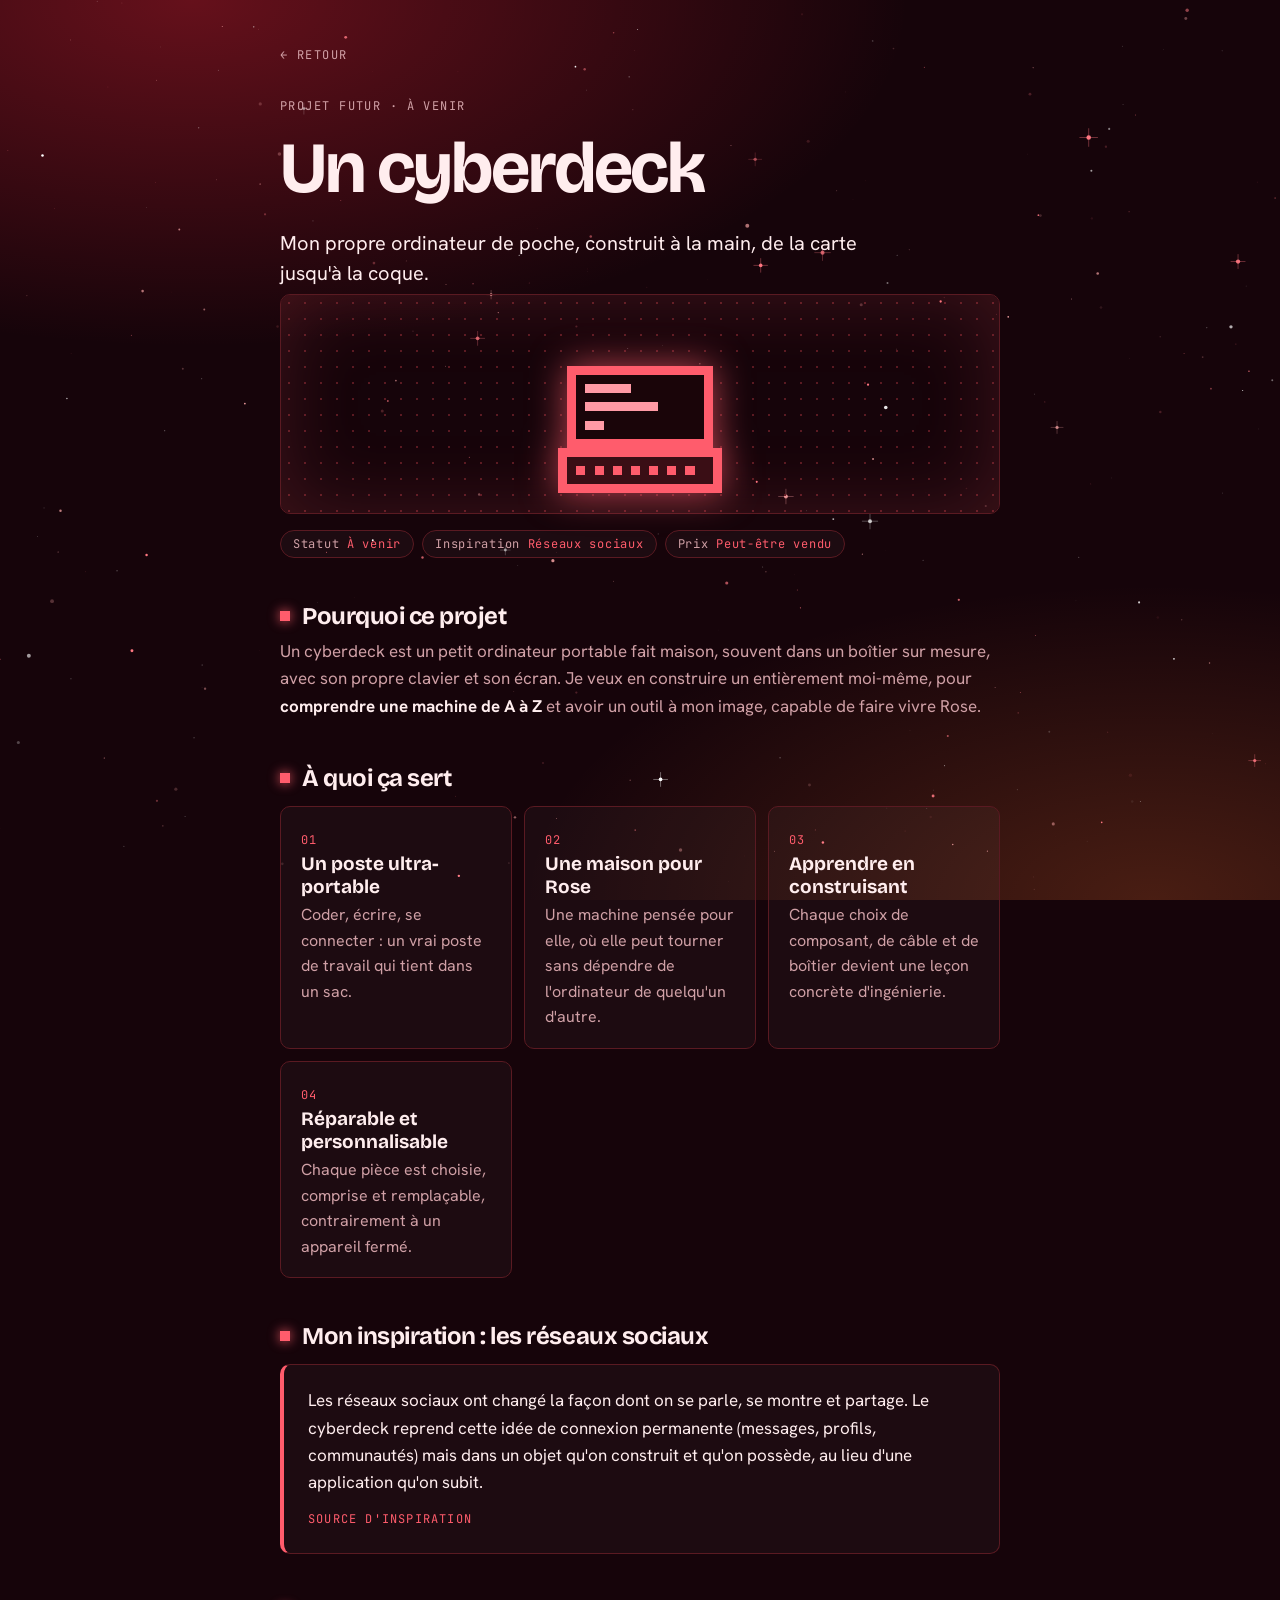
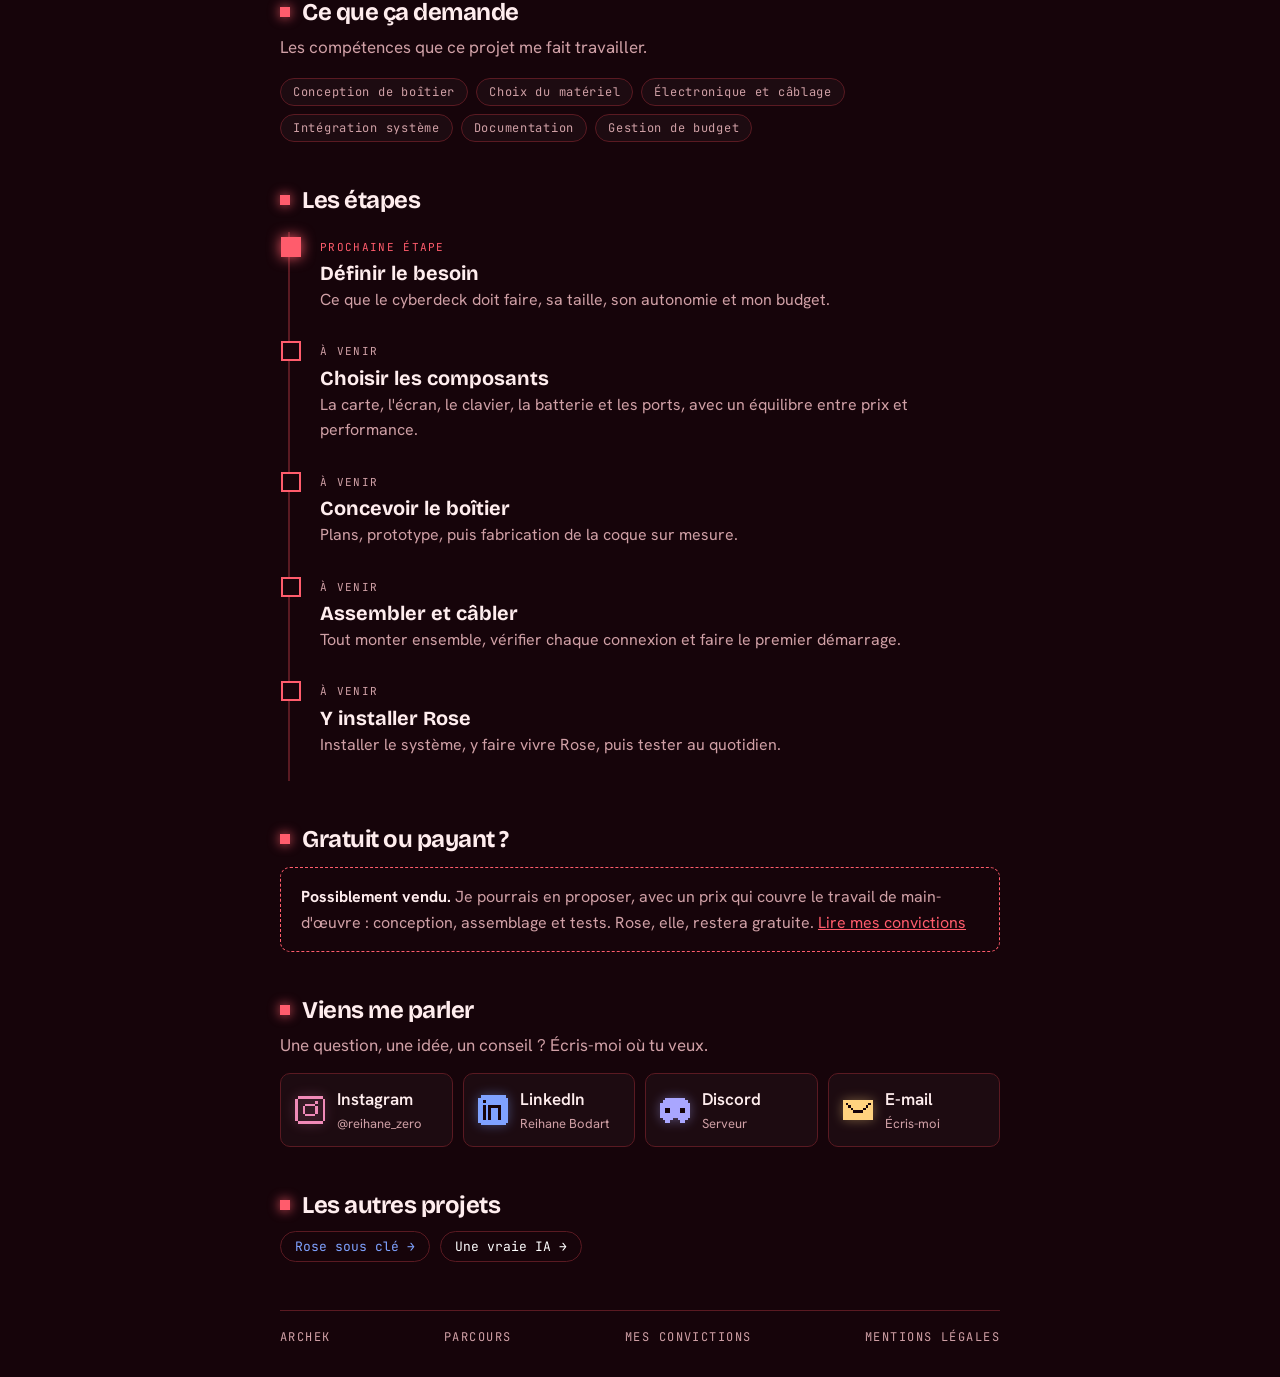
<file: projet-cyberdeck.html>
<!doctype html><html lang="fr"><head><meta charset="utf-8"><meta name="viewport" content="width=device-width,initial-scale=1,viewport-fit=cover"><title>Un cyberdeck – Archek</title>
<link rel="stylesheet" href="https://fonts.googleapis.com/css2?family=Bricolage+Grotesque:opsz,wght@12..96,700&family=Hanken+Grotesk:wght@400;600&family=JetBrains+Mono:wght@400&display=swap"><style>:root{color-scheme:dark;--bg:#16040A;--fg:#FFEDEE;--muted:#D0A0A6;--line:#5A1A22;--accent:#FF5C6C}
*{box-sizing:border-box}#sky{position:fixed;inset:0;width:100%;height:100%;z-index:0;pointer-events:none}
body{margin:0;background:radial-gradient(ellipse 80% 55% at 15% 0%,rgba(255,40,60,.34),transparent 70%),radial-gradient(ellipse 70% 50% at 90% 100%,rgba(255,120,50,.22),transparent 70%),var(--bg);background-attachment:fixed;color:var(--fg);font:17px/1.6 "Hanken Grotesk",system-ui,-apple-system,sans-serif;padding:max(40px,env(safe-area-inset-top)) max(16px,env(safe-area-inset-right)) max(32px,env(safe-area-inset-bottom)) max(16px,env(safe-area-inset-left))}
main{position:relative;z-index:1;max-width:720px;margin:0 auto}a{color:var(--accent)}.label{font:12px "JetBrains Mono",ui-monospace,monospace;letter-spacing:.12em;text-transform:uppercase;color:var(--muted)}
h1{font:700 clamp(40px,10vw,72px)/1 "Bricolage Grotesque","Helvetica Neue",Arial,sans-serif;letter-spacing:-.03em;margin:14px 0 24px;text-wrap:balance}
h2{font:700 24px "Bricolage Grotesque",Arial,sans-serif;letter-spacing:-.02em;margin:44px 0 8px;display:flex;align-items:center;gap:12px}h2::before{content:"";width:10px;height:10px;background:var(--accent);box-shadow:0 0 12px var(--accent)}
p{margin:0 0 10px;color:var(--muted)}p strong{color:var(--fg)}.back{display:inline-block;margin-bottom:28px;text-decoration:none}
.art{display:flex;justify-content:center;align-items:flex-end;padding:28px 16px 20px;margin:0 0 12px;border:1px solid var(--line);border-radius:10px;background-image:radial-gradient(var(--line) 1px,transparent 1px);background-size:16px 16px;min-height:220px;box-shadow:inset 0 0 80px color-mix(in srgb,var(--accent) 18%,transparent)}
.art-img{width:min(200px,60%);height:auto;image-rendering:pixelated;animation:bob 1.2s steps(2,jump-none) infinite alternate}@keyframes bob{from{transform:translateY(0)}to{transform:translateY(-6px)}}
.badge{display:inline-block;font:12px "JetBrains Mono",monospace;letter-spacing:.1em;text-transform:uppercase;border:1px solid var(--accent);color:var(--accent);border-radius:999px;padding:3px 12px}
.steps{list-style:none;margin:18px 0 0 8px;padding:0;border-left:2px solid var(--line)}.steps li{position:relative;padding:0 0 24px 30px}
.steps li::before{content:"";position:absolute;left:-9px;top:5px;width:16px;height:16px;border:2px solid var(--accent);background:var(--bg)}
.steps li.now::before{background:var(--accent);box-shadow:0 0 14px var(--accent)}.steps li.done::before{background:var(--accent)}
.st{font:11px "JetBrains Mono",monospace;letter-spacing:.12em;text-transform:uppercase;color:var(--accent)}.steps li.todo .st{color:var(--muted)}
.steps h3{font:700 20px "Bricolage Grotesque",Arial,sans-serif;margin:2px 0 2px}.steps p{font-size:16px;margin:0}
.talk{display:grid;grid-template-columns:repeat(auto-fit,minmax(150px,1fr));gap:10px;margin-top:14px}
.ct{display:flex;align-items:center;gap:12px;padding:12px 14px;border:1px solid var(--line);border-radius:10px;text-decoration:none;color:var(--fg);background:rgba(255,255,255,.03);transition:border-color .15s,box-shadow .15s}
.ct:hover{border-color:var(--accent);box-shadow:0 0 24px color-mix(in srgb,var(--accent) 35%,transparent)}.ct span{display:flex;flex-direction:column;min-width:0}.ct b{font-weight:600}.ct small{color:var(--muted);font-size:13px;overflow-wrap:anywhere}.ico{flex:none;image-rendering:pixelated}
.others{display:flex;flex-wrap:wrap;gap:10px;margin-top:12px}.oth{text-decoration:none;font:13px "JetBrains Mono",monospace;color:var(--c);border:1px solid var(--line);border-radius:999px;padding:6px 14px}.oth:hover{border-color:var(--c)}
footer{margin-top:48px;border-top:1px solid var(--line);padding-top:18px;display:flex;justify-content:space-between;gap:12px;flex-wrap:wrap}footer a{text-decoration:none}
@media (prefers-reduced-motion:reduce){.art-img{animation:none}}</style><style>
.lead{font-size:20px;line-height:1.5;color:var(--fg);max-width:56ch;margin:0 0 6px}
.chips{display:flex;flex-wrap:wrap;gap:8px;margin:16px 0 4px}.chip{font:12px "JetBrains Mono",monospace;letter-spacing:.06em;border:1px solid var(--line);border-radius:999px;padding:5px 12px;color:var(--muted);background:rgba(255,255,255,.03)}.chip b{color:var(--accent);font-weight:400}
.grid{display:grid;grid-template-columns:repeat(auto-fit,minmax(230px,1fr));gap:12px;margin-top:14px}
.uc{padding:18px 20px;border:1px solid var(--line);border-radius:10px;background:rgba(255,255,255,.03);transition:border-color .15s,box-shadow .15s}.uc:hover{border-color:var(--accent);box-shadow:0 0 28px color-mix(in srgb,var(--accent) 28%,transparent)}
.uc h3{font:700 19px "Bricolage Grotesque",Arial,sans-serif;margin:0 0 4px;color:var(--fg)}.uc p{margin:0;font-size:16px}.uc .n{font:12px "JetBrains Mono",monospace;color:var(--accent);letter-spacing:.12em}
.insp{margin:14px 0 0;padding:22px 24px;border:1px solid var(--line);border-left:4px solid var(--accent);border-radius:10px;background:rgba(255,255,255,.03)}.insp p{margin:0 0 8px;color:var(--fg)}.insp .src{font:12px "JetBrains Mono",monospace;letter-spacing:.1em;text-transform:uppercase;color:var(--accent)}
.price{margin-top:14px;padding:16px 20px;border:1px dashed var(--accent);border-radius:10px}.price p{margin:0;font-size:16px}.price b{color:var(--fg)}
</style></head><body><canvas id="sky" aria-hidden="true" data-tints="255,255,255|255,170,170|255,120,130"></canvas><main><a class="back label" href="index.html">← Retour</a><br><span class="label">Projet futur · À venir</span><h1>Un cyberdeck</h1><p class="lead">Mon propre ordinateur de poche, construit à la main, de la carte jusqu'à la coque.</p><div class="art"><svg class="art-img" viewBox="0 0 22 14" role="img" aria-label="Cyberdeck en pixel art, un petit ordinateur portable rouge" shape-rendering="crispEdges" style="filter:drop-shadow(0 0 18px rgba(255,92,108,.7))"><rect x="3" y="0" width="1" height="1" fill="#FF5C6C"/><rect x="4" y="0" width="1" height="1" fill="#FF5C6C"/><rect x="5" y="0" width="1" height="1" fill="#FF5C6C"/><rect x="6" y="0" width="1" height="1" fill="#FF5C6C"/><rect x="7" y="0" width="1" height="1" fill="#FF5C6C"/><rect x="8" y="0" width="1" height="1" fill="#FF5C6C"/><rect x="9" y="0" width="1" height="1" fill="#FF5C6C"/><rect x="10" y="0" width="1" height="1" fill="#FF5C6C"/><rect x="11" y="0" width="1" height="1" fill="#FF5C6C"/><rect x="12" y="0" width="1" height="1" fill="#FF5C6C"/><rect x="13" y="0" width="1" height="1" fill="#FF5C6C"/><rect x="14" y="0" width="1" height="1" fill="#FF5C6C"/><rect x="15" y="0" width="1" height="1" fill="#FF5C6C"/><rect x="16" y="0" width="1" height="1" fill="#FF5C6C"/><rect x="17" y="0" width="1" height="1" fill="#FF5C6C"/><rect x="18" y="0" width="1" height="1" fill="#FF5C6C"/><rect x="3" y="1" width="1" height="1" fill="#FF5C6C"/><rect x="4" y="1" width="1" height="1" fill="#1A0509"/><rect x="5" y="1" width="1" height="1" fill="#1A0509"/><rect x="6" y="1" width="1" height="1" fill="#1A0509"/><rect x="7" y="1" width="1" height="1" fill="#1A0509"/><rect x="8" y="1" width="1" height="1" fill="#1A0509"/><rect x="9" y="1" width="1" height="1" fill="#1A0509"/><rect x="10" y="1" width="1" height="1" fill="#1A0509"/><rect x="11" y="1" width="1" height="1" fill="#1A0509"/><rect x="12" y="1" width="1" height="1" fill="#1A0509"/><rect x="13" y="1" width="1" height="1" fill="#1A0509"/><rect x="14" y="1" width="1" height="1" fill="#1A0509"/><rect x="15" y="1" width="1" height="1" fill="#1A0509"/><rect x="16" y="1" width="1" height="1" fill="#1A0509"/><rect x="17" y="1" width="1" height="1" fill="#1A0509"/><rect x="18" y="1" width="1" height="1" fill="#FF5C6C"/><rect x="3" y="2" width="1" height="1" fill="#FF5C6C"/><rect x="4" y="2" width="1" height="1" fill="#1A0509"/><rect x="5" y="2" width="1" height="1" fill="#FF9AA5"/><rect x="6" y="2" width="1" height="1" fill="#FF9AA5"/><rect x="7" y="2" width="1" height="1" fill="#FF9AA5"/><rect x="8" y="2" width="1" height="1" fill="#FF9AA5"/><rect x="9" y="2" width="1" height="1" fill="#FF9AA5"/><rect x="10" y="2" width="1" height="1" fill="#1A0509"/><rect x="11" y="2" width="1" height="1" fill="#1A0509"/><rect x="12" y="2" width="1" height="1" fill="#1A0509"/><rect x="13" y="2" width="1" height="1" fill="#1A0509"/><rect x="14" y="2" width="1" height="1" fill="#1A0509"/><rect x="15" y="2" width="1" height="1" fill="#1A0509"/><rect x="16" y="2" width="1" height="1" fill="#1A0509"/><rect x="17" y="2" width="1" height="1" fill="#1A0509"/><rect x="18" y="2" width="1" height="1" fill="#FF5C6C"/><rect x="3" y="3" width="1" height="1" fill="#FF5C6C"/><rect x="4" y="3" width="1" height="1" fill="#1A0509"/><rect x="5" y="3" width="1" height="1" fill="#1A0509"/><rect x="6" y="3" width="1" height="1" fill="#1A0509"/><rect x="7" y="3" width="1" height="1" fill="#1A0509"/><rect x="8" y="3" width="1" height="1" fill="#1A0509"/><rect x="9" y="3" width="1" height="1" fill="#1A0509"/><rect x="10" y="3" width="1" height="1" fill="#1A0509"/><rect x="11" y="3" width="1" height="1" fill="#1A0509"/><rect x="12" y="3" width="1" height="1" fill="#1A0509"/><rect x="13" y="3" width="1" height="1" fill="#1A0509"/><rect x="14" y="3" width="1" height="1" fill="#1A0509"/><rect x="15" y="3" width="1" height="1" fill="#1A0509"/><rect x="16" y="3" width="1" height="1" fill="#1A0509"/><rect x="17" y="3" width="1" height="1" fill="#1A0509"/><rect x="18" y="3" width="1" height="1" fill="#FF5C6C"/><rect x="3" y="4" width="1" height="1" fill="#FF5C6C"/><rect x="4" y="4" width="1" height="1" fill="#1A0509"/><rect x="5" y="4" width="1" height="1" fill="#FF9AA5"/><rect x="6" y="4" width="1" height="1" fill="#FF9AA5"/><rect x="7" y="4" width="1" height="1" fill="#FF9AA5"/><rect x="8" y="4" width="1" height="1" fill="#FF9AA5"/><rect x="9" y="4" width="1" height="1" fill="#FF9AA5"/><rect x="10" y="4" width="1" height="1" fill="#FF9AA5"/><rect x="11" y="4" width="1" height="1" fill="#FF9AA5"/><rect x="12" y="4" width="1" height="1" fill="#FF9AA5"/><rect x="13" y="4" width="1" height="1" fill="#1A0509"/><rect x="14" y="4" width="1" height="1" fill="#1A0509"/><rect x="15" y="4" width="1" height="1" fill="#1A0509"/><rect x="16" y="4" width="1" height="1" fill="#1A0509"/><rect x="17" y="4" width="1" height="1" fill="#1A0509"/><rect x="18" y="4" width="1" height="1" fill="#FF5C6C"/><rect x="3" y="5" width="1" height="1" fill="#FF5C6C"/><rect x="4" y="5" width="1" height="1" fill="#1A0509"/><rect x="5" y="5" width="1" height="1" fill="#1A0509"/><rect x="6" y="5" width="1" height="1" fill="#1A0509"/><rect x="7" y="5" width="1" height="1" fill="#1A0509"/><rect x="8" y="5" width="1" height="1" fill="#1A0509"/><rect x="9" y="5" width="1" height="1" fill="#1A0509"/><rect x="10" y="5" width="1" height="1" fill="#1A0509"/><rect x="11" y="5" width="1" height="1" fill="#1A0509"/><rect x="12" y="5" width="1" height="1" fill="#1A0509"/><rect x="13" y="5" width="1" height="1" fill="#1A0509"/><rect x="14" y="5" width="1" height="1" fill="#1A0509"/><rect x="15" y="5" width="1" height="1" fill="#1A0509"/><rect x="16" y="5" width="1" height="1" fill="#1A0509"/><rect x="17" y="5" width="1" height="1" fill="#1A0509"/><rect x="18" y="5" width="1" height="1" fill="#FF5C6C"/><rect x="3" y="6" width="1" height="1" fill="#FF5C6C"/><rect x="4" y="6" width="1" height="1" fill="#1A0509"/><rect x="5" y="6" width="1" height="1" fill="#FF9AA5"/><rect x="6" y="6" width="1" height="1" fill="#FF9AA5"/><rect x="7" y="6" width="1" height="1" fill="#1A0509"/><rect x="8" y="6" width="1" height="1" fill="#1A0509"/><rect x="9" y="6" width="1" height="1" fill="#1A0509"/><rect x="10" y="6" width="1" height="1" fill="#1A0509"/><rect x="11" y="6" width="1" height="1" fill="#1A0509"/><rect x="12" y="6" width="1" height="1" fill="#1A0509"/><rect x="13" y="6" width="1" height="1" fill="#1A0509"/><rect x="14" y="6" width="1" height="1" fill="#1A0509"/><rect x="15" y="6" width="1" height="1" fill="#1A0509"/><rect x="16" y="6" width="1" height="1" fill="#1A0509"/><rect x="17" y="6" width="1" height="1" fill="#1A0509"/><rect x="18" y="6" width="1" height="1" fill="#FF5C6C"/><rect x="3" y="7" width="1" height="1" fill="#FF5C6C"/><rect x="4" y="7" width="1" height="1" fill="#1A0509"/><rect x="5" y="7" width="1" height="1" fill="#1A0509"/><rect x="6" y="7" width="1" height="1" fill="#1A0509"/><rect x="7" y="7" width="1" height="1" fill="#1A0509"/><rect x="8" y="7" width="1" height="1" fill="#1A0509"/><rect x="9" y="7" width="1" height="1" fill="#1A0509"/><rect x="10" y="7" width="1" height="1" fill="#1A0509"/><rect x="11" y="7" width="1" height="1" fill="#1A0509"/><rect x="12" y="7" width="1" height="1" fill="#1A0509"/><rect x="13" y="7" width="1" height="1" fill="#1A0509"/><rect x="14" y="7" width="1" height="1" fill="#1A0509"/><rect x="15" y="7" width="1" height="1" fill="#1A0509"/><rect x="16" y="7" width="1" height="1" fill="#1A0509"/><rect x="17" y="7" width="1" height="1" fill="#1A0509"/><rect x="18" y="7" width="1" height="1" fill="#FF5C6C"/><rect x="3" y="8" width="1" height="1" fill="#FF5C6C"/><rect x="4" y="8" width="1" height="1" fill="#FF5C6C"/><rect x="5" y="8" width="1" height="1" fill="#FF5C6C"/><rect x="6" y="8" width="1" height="1" fill="#FF5C6C"/><rect x="7" y="8" width="1" height="1" fill="#FF5C6C"/><rect x="8" y="8" width="1" height="1" fill="#FF5C6C"/><rect x="9" y="8" width="1" height="1" fill="#FF5C6C"/><rect x="10" y="8" width="1" height="1" fill="#FF5C6C"/><rect x="11" y="8" width="1" height="1" fill="#FF5C6C"/><rect x="12" y="8" width="1" height="1" fill="#FF5C6C"/><rect x="13" y="8" width="1" height="1" fill="#FF5C6C"/><rect x="14" y="8" width="1" height="1" fill="#FF5C6C"/><rect x="15" y="8" width="1" height="1" fill="#FF5C6C"/><rect x="16" y="8" width="1" height="1" fill="#FF5C6C"/><rect x="17" y="8" width="1" height="1" fill="#FF5C6C"/><rect x="18" y="8" width="1" height="1" fill="#FF5C6C"/><rect x="2" y="9" width="1" height="1" fill="#FF5C6C"/><rect x="3" y="9" width="1" height="1" fill="#FF5C6C"/><rect x="4" y="9" width="1" height="1" fill="#FF5C6C"/><rect x="5" y="9" width="1" height="1" fill="#FF5C6C"/><rect x="6" y="9" width="1" height="1" fill="#FF5C6C"/><rect x="7" y="9" width="1" height="1" fill="#FF5C6C"/><rect x="8" y="9" width="1" height="1" fill="#FF5C6C"/><rect x="9" y="9" width="1" height="1" fill="#FF5C6C"/><rect x="10" y="9" width="1" height="1" fill="#FF5C6C"/><rect x="11" y="9" width="1" height="1" fill="#FF5C6C"/><rect x="12" y="9" width="1" height="1" fill="#FF5C6C"/><rect x="13" y="9" width="1" height="1" fill="#FF5C6C"/><rect x="14" y="9" width="1" height="1" fill="#FF5C6C"/><rect x="15" y="9" width="1" height="1" fill="#FF5C6C"/><rect x="16" y="9" width="1" height="1" fill="#FF5C6C"/><rect x="17" y="9" width="1" height="1" fill="#FF5C6C"/><rect x="18" y="9" width="1" height="1" fill="#FF5C6C"/><rect x="19" y="9" width="1" height="1" fill="#FF5C6C"/><rect x="2" y="10" width="1" height="1" fill="#FF5C6C"/><rect x="3" y="10" width="1" height="1" fill="#3A0E15"/><rect x="4" y="10" width="1" height="1" fill="#3A0E15"/><rect x="5" y="10" width="1" height="1" fill="#3A0E15"/><rect x="6" y="10" width="1" height="1" fill="#3A0E15"/><rect x="7" y="10" width="1" height="1" fill="#3A0E15"/><rect x="8" y="10" width="1" height="1" fill="#3A0E15"/><rect x="9" y="10" width="1" height="1" fill="#3A0E15"/><rect x="10" y="10" width="1" height="1" fill="#3A0E15"/><rect x="11" y="10" width="1" height="1" fill="#3A0E15"/><rect x="12" y="10" width="1" height="1" fill="#3A0E15"/><rect x="13" y="10" width="1" height="1" fill="#3A0E15"/><rect x="14" y="10" width="1" height="1" fill="#3A0E15"/><rect x="15" y="10" width="1" height="1" fill="#3A0E15"/><rect x="16" y="10" width="1" height="1" fill="#3A0E15"/><rect x="17" y="10" width="1" height="1" fill="#3A0E15"/><rect x="18" y="10" width="1" height="1" fill="#3A0E15"/><rect x="19" y="10" width="1" height="1" fill="#FF5C6C"/><rect x="2" y="11" width="1" height="1" fill="#FF5C6C"/><rect x="3" y="11" width="1" height="1" fill="#3A0E15"/><rect x="4" y="11" width="1" height="1" fill="#FF5C6C"/><rect x="5" y="11" width="1" height="1" fill="#3A0E15"/><rect x="6" y="11" width="1" height="1" fill="#FF5C6C"/><rect x="7" y="11" width="1" height="1" fill="#3A0E15"/><rect x="8" y="11" width="1" height="1" fill="#FF5C6C"/><rect x="9" y="11" width="1" height="1" fill="#3A0E15"/><rect x="10" y="11" width="1" height="1" fill="#FF5C6C"/><rect x="11" y="11" width="1" height="1" fill="#3A0E15"/><rect x="12" y="11" width="1" height="1" fill="#FF5C6C"/><rect x="13" y="11" width="1" height="1" fill="#3A0E15"/><rect x="14" y="11" width="1" height="1" fill="#FF5C6C"/><rect x="15" y="11" width="1" height="1" fill="#3A0E15"/><rect x="16" y="11" width="1" height="1" fill="#FF5C6C"/><rect x="17" y="11" width="1" height="1" fill="#3A0E15"/><rect x="18" y="11" width="1" height="1" fill="#3A0E15"/><rect x="19" y="11" width="1" height="1" fill="#FF5C6C"/><rect x="2" y="12" width="1" height="1" fill="#FF5C6C"/><rect x="3" y="12" width="1" height="1" fill="#3A0E15"/><rect x="4" y="12" width="1" height="1" fill="#3A0E15"/><rect x="5" y="12" width="1" height="1" fill="#3A0E15"/><rect x="6" y="12" width="1" height="1" fill="#3A0E15"/><rect x="7" y="12" width="1" height="1" fill="#3A0E15"/><rect x="8" y="12" width="1" height="1" fill="#3A0E15"/><rect x="9" y="12" width="1" height="1" fill="#3A0E15"/><rect x="10" y="12" width="1" height="1" fill="#3A0E15"/><rect x="11" y="12" width="1" height="1" fill="#3A0E15"/><rect x="12" y="12" width="1" height="1" fill="#3A0E15"/><rect x="13" y="12" width="1" height="1" fill="#3A0E15"/><rect x="14" y="12" width="1" height="1" fill="#3A0E15"/><rect x="15" y="12" width="1" height="1" fill="#3A0E15"/><rect x="16" y="12" width="1" height="1" fill="#3A0E15"/><rect x="17" y="12" width="1" height="1" fill="#3A0E15"/><rect x="18" y="12" width="1" height="1" fill="#3A0E15"/><rect x="19" y="12" width="1" height="1" fill="#FF5C6C"/><rect x="2" y="13" width="1" height="1" fill="#FF5C6C"/><rect x="3" y="13" width="1" height="1" fill="#FF5C6C"/><rect x="4" y="13" width="1" height="1" fill="#FF5C6C"/><rect x="5" y="13" width="1" height="1" fill="#FF5C6C"/><rect x="6" y="13" width="1" height="1" fill="#FF5C6C"/><rect x="7" y="13" width="1" height="1" fill="#FF5C6C"/><rect x="8" y="13" width="1" height="1" fill="#FF5C6C"/><rect x="9" y="13" width="1" height="1" fill="#FF5C6C"/><rect x="10" y="13" width="1" height="1" fill="#FF5C6C"/><rect x="11" y="13" width="1" height="1" fill="#FF5C6C"/><rect x="12" y="13" width="1" height="1" fill="#FF5C6C"/><rect x="13" y="13" width="1" height="1" fill="#FF5C6C"/><rect x="14" y="13" width="1" height="1" fill="#FF5C6C"/><rect x="15" y="13" width="1" height="1" fill="#FF5C6C"/><rect x="16" y="13" width="1" height="1" fill="#FF5C6C"/><rect x="17" y="13" width="1" height="1" fill="#FF5C6C"/><rect x="18" y="13" width="1" height="1" fill="#FF5C6C"/><rect x="19" y="13" width="1" height="1" fill="#FF5C6C"/></svg></div><div class="chips"><span class="chip">Statut <b>À venir</b></span><span class="chip">Inspiration <b>Réseaux sociaux</b></span><span class="chip">Prix <b>Peut-être vendu</b></span></div>
<h2>Pourquoi ce projet</h2><p>Un cyberdeck est un petit ordinateur portable fait maison, souvent dans un boîtier sur mesure, avec son propre clavier et son écran. Je veux en construire un entièrement moi-même, pour <strong>comprendre une machine de A à Z</strong> et avoir un outil à mon image, capable de faire vivre Rose.</p>
<h2>À quoi ça sert</h2><div class="grid"><div class="uc"><span class="n">01</span><h3>Un poste ultra-portable</h3><p>Coder, écrire, se connecter : un vrai poste de travail qui tient dans un sac.</p></div><div class="uc"><span class="n">02</span><h3>Une maison pour Rose</h3><p>Une machine pensée pour elle, où elle peut tourner sans dépendre de l'ordinateur de quelqu'un d'autre.</p></div><div class="uc"><span class="n">03</span><h3>Apprendre en construisant</h3><p>Chaque choix de composant, de câble et de boîtier devient une leçon concrète d'ingénierie.</p></div><div class="uc"><span class="n">04</span><h3>Réparable et personnalisable</h3><p>Chaque pièce est choisie, comprise et remplaçable, contrairement à un appareil fermé.</p></div></div>
<h2>Mon inspiration : les réseaux sociaux</h2><div class="insp"><p>Les réseaux sociaux ont changé la façon dont on se parle, se montre et partage. Le cyberdeck reprend cette idée de connexion permanente (messages, profils, communautés) mais dans un objet qu'on construit et qu'on possède, au lieu d'une application qu'on subit.</p><span class="src">Source d'inspiration</span></div>
<h2>Ce que ça demande</h2><p>Les compétences que ce projet me fait travailler.</p><div class="chips"><span class="chip">Conception de boîtier</span><span class="chip">Choix du matériel</span><span class="chip">Électronique et câblage</span><span class="chip">Intégration système</span><span class="chip">Documentation</span><span class="chip">Gestion de budget</span></div>
<h2>Les étapes</h2><ol class="steps"><li class="now"><span class="st">Prochaine étape</span><h3>Définir le besoin</h3><p>Ce que le cyberdeck doit faire, sa taille, son autonomie et mon budget.</p></li><li class="todo"><span class="st">À venir</span><h3>Choisir les composants</h3><p>La carte, l'écran, le clavier, la batterie et les ports, avec un équilibre entre prix et performance.</p></li><li class="todo"><span class="st">À venir</span><h3>Concevoir le boîtier</h3><p>Plans, prototype, puis fabrication de la coque sur mesure.</p></li><li class="todo"><span class="st">À venir</span><h3>Assembler et câbler</h3><p>Tout monter ensemble, vérifier chaque connexion et faire le premier démarrage.</p></li><li class="todo"><span class="st">À venir</span><h3>Y installer Rose</h3><p>Installer le système, y faire vivre Rose, puis tester au quotidien.</p></li></ol>
<h2>Gratuit ou payant ?</h2><div class="price"><p><b>Possiblement vendu.</b> Je pourrais en proposer, avec un prix qui couvre le travail de main-d'œuvre : conception, assemblage et tests. Rose, elle, restera gratuite. <a href="convictions.html">Lire mes convictions</a></p></div>
<h2>Viens me parler</h2><p>Une question, une idée, un conseil ? Écris-moi où tu veux.</p><div class="talk"><a class="ct" href="https://www.instagram.com/reihane_zero" target="_blank" rel="noopener"><svg class="ico" width="30" height="30" viewBox="0 0 12 11" shape-rendering="crispEdges" aria-hidden="true" style="filter:drop-shadow(0 0 6px #f08ab866)"><rect x="1" y="0" width="1" height="1" style="fill:#f08ab8"/><rect x="2" y="0" width="1" height="1" style="fill:#f08ab8"/><rect x="3" y="0" width="1" height="1" style="fill:#f08ab8"/><rect x="4" y="0" width="1" height="1" style="fill:#f08ab8"/><rect x="5" y="0" width="1" height="1" style="fill:#f08ab8"/><rect x="6" y="0" width="1" height="1" style="fill:#f08ab8"/><rect x="7" y="0" width="1" height="1" style="fill:#f08ab8"/><rect x="8" y="0" width="1" height="1" style="fill:#f08ab8"/><rect x="9" y="0" width="1" height="1" style="fill:#f08ab8"/><rect x="10" y="0" width="1" height="1" style="fill:#f08ab8"/><rect x="0" y="1" width="1" height="1" style="fill:#f08ab8"/><rect x="11" y="1" width="1" height="1" style="fill:#f08ab8"/><rect x="0" y="2" width="1" height="1" style="fill:#f08ab8"/><rect x="8" y="2" width="1" height="1" style="fill:#f08ab8"/><rect x="11" y="2" width="1" height="1" style="fill:#f08ab8"/><rect x="0" y="3" width="1" height="1" style="fill:#f08ab8"/><rect x="4" y="3" width="1" height="1" style="fill:#f08ab8"/><rect x="5" y="3" width="1" height="1" style="fill:#f08ab8"/><rect x="6" y="3" width="1" height="1" style="fill:#f08ab8"/><rect x="7" y="3" width="1" height="1" style="fill:#f08ab8"/><rect x="11" y="3" width="1" height="1" style="fill:#f08ab8"/><rect x="0" y="4" width="1" height="1" style="fill:#f08ab8"/><rect x="3" y="4" width="1" height="1" style="fill:#f08ab8"/><rect x="8" y="4" width="1" height="1" style="fill:#f08ab8"/><rect x="11" y="4" width="1" height="1" style="fill:#f08ab8"/><rect x="0" y="5" width="1" height="1" style="fill:#f08ab8"/><rect x="3" y="5" width="1" height="1" style="fill:#f08ab8"/><rect x="8" y="5" width="1" height="1" style="fill:#f08ab8"/><rect x="11" y="5" width="1" height="1" style="fill:#f08ab8"/><rect x="0" y="6" width="1" height="1" style="fill:#f08ab8"/><rect x="3" y="6" width="1" height="1" style="fill:#f08ab8"/><rect x="8" y="6" width="1" height="1" style="fill:#f08ab8"/><rect x="11" y="6" width="1" height="1" style="fill:#f08ab8"/><rect x="0" y="7" width="1" height="1" style="fill:#f08ab8"/><rect x="4" y="7" width="1" height="1" style="fill:#f08ab8"/><rect x="5" y="7" width="1" height="1" style="fill:#f08ab8"/><rect x="6" y="7" width="1" height="1" style="fill:#f08ab8"/><rect x="7" y="7" width="1" height="1" style="fill:#f08ab8"/><rect x="11" y="7" width="1" height="1" style="fill:#f08ab8"/><rect x="0" y="8" width="1" height="1" style="fill:#f08ab8"/><rect x="11" y="8" width="1" height="1" style="fill:#f08ab8"/><rect x="0" y="9" width="1" height="1" style="fill:#f08ab8"/><rect x="11" y="9" width="1" height="1" style="fill:#f08ab8"/><rect x="1" y="10" width="1" height="1" style="fill:#f08ab8"/><rect x="2" y="10" width="1" height="1" style="fill:#f08ab8"/><rect x="3" y="10" width="1" height="1" style="fill:#f08ab8"/><rect x="4" y="10" width="1" height="1" style="fill:#f08ab8"/><rect x="5" y="10" width="1" height="1" style="fill:#f08ab8"/><rect x="6" y="10" width="1" height="1" style="fill:#f08ab8"/><rect x="7" y="10" width="1" height="1" style="fill:#f08ab8"/><rect x="8" y="10" width="1" height="1" style="fill:#f08ab8"/><rect x="9" y="10" width="1" height="1" style="fill:#f08ab8"/><rect x="10" y="10" width="1" height="1" style="fill:#f08ab8"/></svg><span><b>Instagram</b><small>@reihane_zero</small></span></a><a class="ct" href="https://fr.linkedin.com/in/reihane-bodart-4313a9407" target="_blank" rel="noopener"><svg class="ico" width="30" height="30" viewBox="0 0 12 12" shape-rendering="crispEdges" aria-hidden="true" style="filter:drop-shadow(0 0 6px #7FA2FF66)"><rect x="1" y="0" width="1" height="1" style="fill:#7FA2FF"/><rect x="2" y="0" width="1" height="1" style="fill:#7FA2FF"/><rect x="3" y="0" width="1" height="1" style="fill:#7FA2FF"/><rect x="4" y="0" width="1" height="1" style="fill:#7FA2FF"/><rect x="5" y="0" width="1" height="1" style="fill:#7FA2FF"/><rect x="6" y="0" width="1" height="1" style="fill:#7FA2FF"/><rect x="7" y="0" width="1" height="1" style="fill:#7FA2FF"/><rect x="8" y="0" width="1" height="1" style="fill:#7FA2FF"/><rect x="9" y="0" width="1" height="1" style="fill:#7FA2FF"/><rect x="10" y="0" width="1" height="1" style="fill:#7FA2FF"/><rect x="0" y="1" width="1" height="1" style="fill:#7FA2FF"/><rect x="1" y="1" width="1" height="1" style="fill:#7FA2FF"/><rect x="2" y="1" width="1" height="1" style="fill:#7FA2FF"/><rect x="3" y="1" width="1" height="1" style="fill:#7FA2FF"/><rect x="4" y="1" width="1" height="1" style="fill:#7FA2FF"/><rect x="5" y="1" width="1" height="1" style="fill:#7FA2FF"/><rect x="6" y="1" width="1" height="1" style="fill:#7FA2FF"/><rect x="7" y="1" width="1" height="1" style="fill:#7FA2FF"/><rect x="8" y="1" width="1" height="1" style="fill:#7FA2FF"/><rect x="9" y="1" width="1" height="1" style="fill:#7FA2FF"/><rect x="10" y="1" width="1" height="1" style="fill:#7FA2FF"/><rect x="11" y="1" width="1" height="1" style="fill:#7FA2FF"/><rect x="0" y="2" width="1" height="1" style="fill:#7FA2FF"/><rect x="1" y="2" width="1" height="1" style="fill:#7FA2FF"/><rect x="2" y="2" width="1" height="1" style="fill:var(--bg)"/><rect x="3" y="2" width="1" height="1" style="fill:#7FA2FF"/><rect x="4" y="2" width="1" height="1" style="fill:#7FA2FF"/><rect x="5" y="2" width="1" height="1" style="fill:#7FA2FF"/><rect x="6" y="2" width="1" height="1" style="fill:#7FA2FF"/><rect x="7" y="2" width="1" height="1" style="fill:#7FA2FF"/><rect x="8" y="2" width="1" height="1" style="fill:#7FA2FF"/><rect x="9" y="2" width="1" height="1" style="fill:#7FA2FF"/><rect x="10" y="2" width="1" height="1" style="fill:#7FA2FF"/><rect x="11" y="2" width="1" height="1" style="fill:#7FA2FF"/><rect x="0" y="3" width="1" height="1" style="fill:#7FA2FF"/><rect x="1" y="3" width="1" height="1" style="fill:#7FA2FF"/><rect x="2" y="3" width="1" height="1" style="fill:#7FA2FF"/><rect x="3" y="3" width="1" height="1" style="fill:#7FA2FF"/><rect x="4" y="3" width="1" height="1" style="fill:#7FA2FF"/><rect x="5" y="3" width="1" height="1" style="fill:#7FA2FF"/><rect x="6" y="3" width="1" height="1" style="fill:#7FA2FF"/><rect x="7" y="3" width="1" height="1" style="fill:#7FA2FF"/><rect x="8" y="3" width="1" height="1" style="fill:#7FA2FF"/><rect x="9" y="3" width="1" height="1" style="fill:#7FA2FF"/><rect x="10" y="3" width="1" height="1" style="fill:#7FA2FF"/><rect x="11" y="3" width="1" height="1" style="fill:#7FA2FF"/><rect x="0" y="4" width="1" height="1" style="fill:#7FA2FF"/><rect x="1" y="4" width="1" height="1" style="fill:#7FA2FF"/><rect x="2" y="4" width="1" height="1" style="fill:var(--bg)"/><rect x="3" y="4" width="1" height="1" style="fill:#7FA2FF"/><rect x="4" y="4" width="1" height="1" style="fill:var(--bg)"/><rect x="5" y="4" width="1" height="1" style="fill:var(--bg)"/><rect x="6" y="4" width="1" height="1" style="fill:var(--bg)"/><rect x="7" y="4" width="1" height="1" style="fill:var(--bg)"/><rect x="8" y="4" width="1" height="1" style="fill:var(--bg)"/><rect x="9" y="4" width="1" height="1" style="fill:#7FA2FF"/><rect x="10" y="4" width="1" height="1" style="fill:#7FA2FF"/><rect x="11" y="4" width="1" height="1" style="fill:#7FA2FF"/><rect x="0" y="5" width="1" height="1" style="fill:#7FA2FF"/><rect x="1" y="5" width="1" height="1" style="fill:#7FA2FF"/><rect x="2" y="5" width="1" height="1" style="fill:var(--bg)"/><rect x="3" y="5" width="1" height="1" style="fill:#7FA2FF"/><rect x="4" y="5" width="1" height="1" style="fill:var(--bg)"/><rect x="5" y="5" width="1" height="1" style="fill:#7FA2FF"/><rect x="6" y="5" width="1" height="1" style="fill:#7FA2FF"/><rect x="7" y="5" width="1" height="1" style="fill:#7FA2FF"/><rect x="8" y="5" width="1" height="1" style="fill:var(--bg)"/><rect x="9" y="5" width="1" height="1" style="fill:#7FA2FF"/><rect x="10" y="5" width="1" height="1" style="fill:#7FA2FF"/><rect x="11" y="5" width="1" height="1" style="fill:#7FA2FF"/><rect x="0" y="6" width="1" height="1" style="fill:#7FA2FF"/><rect x="1" y="6" width="1" height="1" style="fill:#7FA2FF"/><rect x="2" y="6" width="1" height="1" style="fill:var(--bg)"/><rect x="3" y="6" width="1" height="1" style="fill:#7FA2FF"/><rect x="4" y="6" width="1" height="1" style="fill:var(--bg)"/><rect x="5" y="6" width="1" height="1" style="fill:#7FA2FF"/><rect x="6" y="6" width="1" height="1" style="fill:#7FA2FF"/><rect x="7" y="6" width="1" height="1" style="fill:#7FA2FF"/><rect x="8" y="6" width="1" height="1" style="fill:var(--bg)"/><rect x="9" y="6" width="1" height="1" style="fill:#7FA2FF"/><rect x="10" y="6" width="1" height="1" style="fill:#7FA2FF"/><rect x="11" y="6" width="1" height="1" style="fill:#7FA2FF"/><rect x="0" y="7" width="1" height="1" style="fill:#7FA2FF"/><rect x="1" y="7" width="1" height="1" style="fill:#7FA2FF"/><rect x="2" y="7" width="1" height="1" style="fill:var(--bg)"/><rect x="3" y="7" width="1" height="1" style="fill:#7FA2FF"/><rect x="4" y="7" width="1" height="1" style="fill:var(--bg)"/><rect x="5" y="7" width="1" height="1" style="fill:#7FA2FF"/><rect x="6" y="7" width="1" height="1" style="fill:#7FA2FF"/><rect x="7" y="7" width="1" height="1" style="fill:#7FA2FF"/><rect x="8" y="7" width="1" height="1" style="fill:var(--bg)"/><rect x="9" y="7" width="1" height="1" style="fill:#7FA2FF"/><rect x="10" y="7" width="1" height="1" style="fill:#7FA2FF"/><rect x="11" y="7" width="1" height="1" style="fill:#7FA2FF"/><rect x="0" y="8" width="1" height="1" style="fill:#7FA2FF"/><rect x="1" y="8" width="1" height="1" style="fill:#7FA2FF"/><rect x="2" y="8" width="1" height="1" style="fill:var(--bg)"/><rect x="3" y="8" width="1" height="1" style="fill:#7FA2FF"/><rect x="4" y="8" width="1" height="1" style="fill:var(--bg)"/><rect x="5" y="8" width="1" height="1" style="fill:#7FA2FF"/><rect x="6" y="8" width="1" height="1" style="fill:#7FA2FF"/><rect x="7" y="8" width="1" height="1" style="fill:#7FA2FF"/><rect x="8" y="8" width="1" height="1" style="fill:var(--bg)"/><rect x="9" y="8" width="1" height="1" style="fill:#7FA2FF"/><rect x="10" y="8" width="1" height="1" style="fill:#7FA2FF"/><rect x="11" y="8" width="1" height="1" style="fill:#7FA2FF"/><rect x="0" y="9" width="1" height="1" style="fill:#7FA2FF"/><rect x="1" y="9" width="1" height="1" style="fill:#7FA2FF"/><rect x="2" y="9" width="1" height="1" style="fill:var(--bg)"/><rect x="3" y="9" width="1" height="1" style="fill:#7FA2FF"/><rect x="4" y="9" width="1" height="1" style="fill:var(--bg)"/><rect x="5" y="9" width="1" height="1" style="fill:#7FA2FF"/><rect x="6" y="9" width="1" height="1" style="fill:#7FA2FF"/><rect x="7" y="9" width="1" height="1" style="fill:#7FA2FF"/><rect x="8" y="9" width="1" height="1" style="fill:var(--bg)"/><rect x="9" y="9" width="1" height="1" style="fill:#7FA2FF"/><rect x="10" y="9" width="1" height="1" style="fill:#7FA2FF"/><rect x="11" y="9" width="1" height="1" style="fill:#7FA2FF"/><rect x="0" y="10" width="1" height="1" style="fill:#7FA2FF"/><rect x="1" y="10" width="1" height="1" style="fill:#7FA2FF"/><rect x="2" y="10" width="1" height="1" style="fill:#7FA2FF"/><rect x="3" y="10" width="1" height="1" style="fill:#7FA2FF"/><rect x="4" y="10" width="1" height="1" style="fill:#7FA2FF"/><rect x="5" y="10" width="1" height="1" style="fill:#7FA2FF"/><rect x="6" y="10" width="1" height="1" style="fill:#7FA2FF"/><rect x="7" y="10" width="1" height="1" style="fill:#7FA2FF"/><rect x="8" y="10" width="1" height="1" style="fill:#7FA2FF"/><rect x="9" y="10" width="1" height="1" style="fill:#7FA2FF"/><rect x="10" y="10" width="1" height="1" style="fill:#7FA2FF"/><rect x="11" y="10" width="1" height="1" style="fill:#7FA2FF"/><rect x="1" y="11" width="1" height="1" style="fill:#7FA2FF"/><rect x="2" y="11" width="1" height="1" style="fill:#7FA2FF"/><rect x="3" y="11" width="1" height="1" style="fill:#7FA2FF"/><rect x="4" y="11" width="1" height="1" style="fill:#7FA2FF"/><rect x="5" y="11" width="1" height="1" style="fill:#7FA2FF"/><rect x="6" y="11" width="1" height="1" style="fill:#7FA2FF"/><rect x="7" y="11" width="1" height="1" style="fill:#7FA2FF"/><rect x="8" y="11" width="1" height="1" style="fill:#7FA2FF"/><rect x="9" y="11" width="1" height="1" style="fill:#7FA2FF"/><rect x="10" y="11" width="1" height="1" style="fill:#7FA2FF"/></svg><span><b>LinkedIn</b><small>Reihane Bodart</small></span></a><a class="ct" href="https://discord.gg/ysQG9vwy8J" target="_blank" rel="noopener"><svg class="ico" width="30" height="30" viewBox="0 0 12 10" shape-rendering="crispEdges" aria-hidden="true" style="filter:drop-shadow(0 0 6px #A9A6FF66)"><rect x="2" y="0" width="1" height="1" style="fill:#A9A6FF"/><rect x="3" y="0" width="1" height="1" style="fill:#A9A6FF"/><rect x="4" y="0" width="1" height="1" style="fill:#A9A6FF"/><rect x="5" y="0" width="1" height="1" style="fill:#A9A6FF"/><rect x="6" y="0" width="1" height="1" style="fill:#A9A6FF"/><rect x="7" y="0" width="1" height="1" style="fill:#A9A6FF"/><rect x="8" y="0" width="1" height="1" style="fill:#A9A6FF"/><rect x="9" y="0" width="1" height="1" style="fill:#A9A6FF"/><rect x="1" y="1" width="1" height="1" style="fill:#A9A6FF"/><rect x="2" y="1" width="1" height="1" style="fill:#A9A6FF"/><rect x="3" y="1" width="1" height="1" style="fill:#A9A6FF"/><rect x="4" y="1" width="1" height="1" style="fill:#A9A6FF"/><rect x="5" y="1" width="1" height="1" style="fill:#A9A6FF"/><rect x="6" y="1" width="1" height="1" style="fill:#A9A6FF"/><rect x="7" y="1" width="1" height="1" style="fill:#A9A6FF"/><rect x="8" y="1" width="1" height="1" style="fill:#A9A6FF"/><rect x="9" y="1" width="1" height="1" style="fill:#A9A6FF"/><rect x="10" y="1" width="1" height="1" style="fill:#A9A6FF"/><rect x="0" y="2" width="1" height="1" style="fill:#A9A6FF"/><rect x="1" y="2" width="1" height="1" style="fill:#A9A6FF"/><rect x="2" y="2" width="1" height="1" style="fill:#A9A6FF"/><rect x="3" y="2" width="1" height="1" style="fill:#A9A6FF"/><rect x="4" y="2" width="1" height="1" style="fill:#A9A6FF"/><rect x="5" y="2" width="1" height="1" style="fill:#A9A6FF"/><rect x="6" y="2" width="1" height="1" style="fill:#A9A6FF"/><rect x="7" y="2" width="1" height="1" style="fill:#A9A6FF"/><rect x="8" y="2" width="1" height="1" style="fill:#A9A6FF"/><rect x="9" y="2" width="1" height="1" style="fill:#A9A6FF"/><rect x="10" y="2" width="1" height="1" style="fill:#A9A6FF"/><rect x="11" y="2" width="1" height="1" style="fill:#A9A6FF"/><rect x="0" y="3" width="1" height="1" style="fill:#A9A6FF"/><rect x="1" y="3" width="1" height="1" style="fill:#A9A6FF"/><rect x="2" y="3" width="1" height="1" style="fill:#A9A6FF"/><rect x="3" y="3" width="1" height="1" style="fill:#A9A6FF"/><rect x="4" y="3" width="1" height="1" style="fill:#A9A6FF"/><rect x="5" y="3" width="1" height="1" style="fill:#A9A6FF"/><rect x="6" y="3" width="1" height="1" style="fill:#A9A6FF"/><rect x="7" y="3" width="1" height="1" style="fill:#A9A6FF"/><rect x="8" y="3" width="1" height="1" style="fill:#A9A6FF"/><rect x="9" y="3" width="1" height="1" style="fill:#A9A6FF"/><rect x="10" y="3" width="1" height="1" style="fill:#A9A6FF"/><rect x="11" y="3" width="1" height="1" style="fill:#A9A6FF"/><rect x="0" y="4" width="1" height="1" style="fill:#A9A6FF"/><rect x="1" y="4" width="1" height="1" style="fill:#A9A6FF"/><rect x="2" y="4" width="1" height="1" style="fill:var(--bg)"/><rect x="3" y="4" width="1" height="1" style="fill:var(--bg)"/><rect x="4" y="4" width="1" height="1" style="fill:#A9A6FF"/><rect x="5" y="4" width="1" height="1" style="fill:#A9A6FF"/><rect x="6" y="4" width="1" height="1" style="fill:#A9A6FF"/><rect x="7" y="4" width="1" height="1" style="fill:#A9A6FF"/><rect x="8" y="4" width="1" height="1" style="fill:var(--bg)"/><rect x="9" y="4" width="1" height="1" style="fill:var(--bg)"/><rect x="10" y="4" width="1" height="1" style="fill:#A9A6FF"/><rect x="11" y="4" width="1" height="1" style="fill:#A9A6FF"/><rect x="0" y="5" width="1" height="1" style="fill:#A9A6FF"/><rect x="1" y="5" width="1" height="1" style="fill:#A9A6FF"/><rect x="2" y="5" width="1" height="1" style="fill:var(--bg)"/><rect x="3" y="5" width="1" height="1" style="fill:var(--bg)"/><rect x="4" y="5" width="1" height="1" style="fill:#A9A6FF"/><rect x="5" y="5" width="1" height="1" style="fill:#A9A6FF"/><rect x="6" y="5" width="1" height="1" style="fill:#A9A6FF"/><rect x="7" y="5" width="1" height="1" style="fill:#A9A6FF"/><rect x="8" y="5" width="1" height="1" style="fill:var(--bg)"/><rect x="9" y="5" width="1" height="1" style="fill:var(--bg)"/><rect x="10" y="5" width="1" height="1" style="fill:#A9A6FF"/><rect x="11" y="5" width="1" height="1" style="fill:#A9A6FF"/><rect x="0" y="6" width="1" height="1" style="fill:#A9A6FF"/><rect x="1" y="6" width="1" height="1" style="fill:#A9A6FF"/><rect x="2" y="6" width="1" height="1" style="fill:#A9A6FF"/><rect x="3" y="6" width="1" height="1" style="fill:#A9A6FF"/><rect x="4" y="6" width="1" height="1" style="fill:#A9A6FF"/><rect x="5" y="6" width="1" height="1" style="fill:#A9A6FF"/><rect x="6" y="6" width="1" height="1" style="fill:#A9A6FF"/><rect x="7" y="6" width="1" height="1" style="fill:#A9A6FF"/><rect x="8" y="6" width="1" height="1" style="fill:#A9A6FF"/><rect x="9" y="6" width="1" height="1" style="fill:#A9A6FF"/><rect x="10" y="6" width="1" height="1" style="fill:#A9A6FF"/><rect x="11" y="6" width="1" height="1" style="fill:#A9A6FF"/><rect x="0" y="7" width="1" height="1" style="fill:#A9A6FF"/><rect x="1" y="7" width="1" height="1" style="fill:#A9A6FF"/><rect x="2" y="7" width="1" height="1" style="fill:#A9A6FF"/><rect x="3" y="7" width="1" height="1" style="fill:#A9A6FF"/><rect x="4" y="7" width="1" height="1" style="fill:#A9A6FF"/><rect x="5" y="7" width="1" height="1" style="fill:#A9A6FF"/><rect x="6" y="7" width="1" height="1" style="fill:#A9A6FF"/><rect x="7" y="7" width="1" height="1" style="fill:#A9A6FF"/><rect x="8" y="7" width="1" height="1" style="fill:#A9A6FF"/><rect x="9" y="7" width="1" height="1" style="fill:#A9A6FF"/><rect x="10" y="7" width="1" height="1" style="fill:#A9A6FF"/><rect x="11" y="7" width="1" height="1" style="fill:#A9A6FF"/><rect x="1" y="8" width="1" height="1" style="fill:#A9A6FF"/><rect x="2" y="8" width="1" height="1" style="fill:#A9A6FF"/><rect x="3" y="8" width="1" height="1" style="fill:#A9A6FF"/><rect x="4" y="8" width="1" height="1" style="fill:#A9A6FF"/><rect x="7" y="8" width="1" height="1" style="fill:#A9A6FF"/><rect x="8" y="8" width="1" height="1" style="fill:#A9A6FF"/><rect x="9" y="8" width="1" height="1" style="fill:#A9A6FF"/><rect x="10" y="8" width="1" height="1" style="fill:#A9A6FF"/><rect x="2" y="9" width="1" height="1" style="fill:#A9A6FF"/><rect x="3" y="9" width="1" height="1" style="fill:#A9A6FF"/><rect x="8" y="9" width="1" height="1" style="fill:#A9A6FF"/><rect x="9" y="9" width="1" height="1" style="fill:#A9A6FF"/></svg><span><b>Discord</b><small>Serveur</small></span></a><a class="ct" href="mailto:reihane.bodart.01@gmail.com" target="_blank" rel="noopener"><svg class="ico" width="30" height="30" viewBox="0 0 12 8" shape-rendering="crispEdges" aria-hidden="true" style="filter:drop-shadow(0 0 6px #FFD27F66)"><rect x="0" y="0" width="1" height="1" style="fill:#FFD27F"/><rect x="1" y="0" width="1" height="1" style="fill:#FFD27F"/><rect x="2" y="0" width="1" height="1" style="fill:#FFD27F"/><rect x="3" y="0" width="1" height="1" style="fill:#FFD27F"/><rect x="4" y="0" width="1" height="1" style="fill:#FFD27F"/><rect x="5" y="0" width="1" height="1" style="fill:#FFD27F"/><rect x="6" y="0" width="1" height="1" style="fill:#FFD27F"/><rect x="7" y="0" width="1" height="1" style="fill:#FFD27F"/><rect x="8" y="0" width="1" height="1" style="fill:#FFD27F"/><rect x="9" y="0" width="1" height="1" style="fill:#FFD27F"/><rect x="10" y="0" width="1" height="1" style="fill:#FFD27F"/><rect x="11" y="0" width="1" height="1" style="fill:#FFD27F"/><rect x="0" y="1" width="1" height="1" style="fill:#FFD27F"/><rect x="1" y="1" width="1" height="1" style="fill:var(--bg)"/><rect x="2" y="1" width="1" height="1" style="fill:#FFD27F"/><rect x="3" y="1" width="1" height="1" style="fill:#FFD27F"/><rect x="4" y="1" width="1" height="1" style="fill:#FFD27F"/><rect x="5" y="1" width="1" height="1" style="fill:#FFD27F"/><rect x="6" y="1" width="1" height="1" style="fill:#FFD27F"/><rect x="7" y="1" width="1" height="1" style="fill:#FFD27F"/><rect x="8" y="1" width="1" height="1" style="fill:#FFD27F"/><rect x="9" y="1" width="1" height="1" style="fill:#FFD27F"/><rect x="10" y="1" width="1" height="1" style="fill:var(--bg)"/><rect x="11" y="1" width="1" height="1" style="fill:#FFD27F"/><rect x="0" y="2" width="1" height="1" style="fill:#FFD27F"/><rect x="1" y="2" width="1" height="1" style="fill:#FFD27F"/><rect x="2" y="2" width="1" height="1" style="fill:var(--bg)"/><rect x="3" y="2" width="1" height="1" style="fill:#FFD27F"/><rect x="4" y="2" width="1" height="1" style="fill:#FFD27F"/><rect x="5" y="2" width="1" height="1" style="fill:#FFD27F"/><rect x="6" y="2" width="1" height="1" style="fill:#FFD27F"/><rect x="7" y="2" width="1" height="1" style="fill:#FFD27F"/><rect x="8" y="2" width="1" height="1" style="fill:#FFD27F"/><rect x="9" y="2" width="1" height="1" style="fill:var(--bg)"/><rect x="10" y="2" width="1" height="1" style="fill:#FFD27F"/><rect x="11" y="2" width="1" height="1" style="fill:#FFD27F"/><rect x="0" y="3" width="1" height="1" style="fill:#FFD27F"/><rect x="1" y="3" width="1" height="1" style="fill:#FFD27F"/><rect x="2" y="3" width="1" height="1" style="fill:#FFD27F"/><rect x="3" y="3" width="1" height="1" style="fill:var(--bg)"/><rect x="4" y="3" width="1" height="1" style="fill:#FFD27F"/><rect x="5" y="3" width="1" height="1" style="fill:#FFD27F"/><rect x="6" y="3" width="1" height="1" style="fill:#FFD27F"/><rect x="7" y="3" width="1" height="1" style="fill:#FFD27F"/><rect x="8" y="3" width="1" height="1" style="fill:var(--bg)"/><rect x="9" y="3" width="1" height="1" style="fill:#FFD27F"/><rect x="10" y="3" width="1" height="1" style="fill:#FFD27F"/><rect x="11" y="3" width="1" height="1" style="fill:#FFD27F"/><rect x="0" y="4" width="1" height="1" style="fill:#FFD27F"/><rect x="1" y="4" width="1" height="1" style="fill:#FFD27F"/><rect x="2" y="4" width="1" height="1" style="fill:#FFD27F"/><rect x="3" y="4" width="1" height="1" style="fill:#FFD27F"/><rect x="4" y="4" width="1" height="1" style="fill:var(--bg)"/><rect x="5" y="4" width="1" height="1" style="fill:var(--bg)"/><rect x="6" y="4" width="1" height="1" style="fill:var(--bg)"/><rect x="7" y="4" width="1" height="1" style="fill:var(--bg)"/><rect x="8" y="4" width="1" height="1" style="fill:#FFD27F"/><rect x="9" y="4" width="1" height="1" style="fill:#FFD27F"/><rect x="10" y="4" width="1" height="1" style="fill:#FFD27F"/><rect x="11" y="4" width="1" height="1" style="fill:#FFD27F"/><rect x="0" y="5" width="1" height="1" style="fill:#FFD27F"/><rect x="1" y="5" width="1" height="1" style="fill:#FFD27F"/><rect x="2" y="5" width="1" height="1" style="fill:#FFD27F"/><rect x="3" y="5" width="1" height="1" style="fill:#FFD27F"/><rect x="4" y="5" width="1" height="1" style="fill:#FFD27F"/><rect x="5" y="5" width="1" height="1" style="fill:#FFD27F"/><rect x="6" y="5" width="1" height="1" style="fill:#FFD27F"/><rect x="7" y="5" width="1" height="1" style="fill:#FFD27F"/><rect x="8" y="5" width="1" height="1" style="fill:#FFD27F"/><rect x="9" y="5" width="1" height="1" style="fill:#FFD27F"/><rect x="10" y="5" width="1" height="1" style="fill:#FFD27F"/><rect x="11" y="5" width="1" height="1" style="fill:#FFD27F"/><rect x="0" y="6" width="1" height="1" style="fill:#FFD27F"/><rect x="1" y="6" width="1" height="1" style="fill:#FFD27F"/><rect x="2" y="6" width="1" height="1" style="fill:#FFD27F"/><rect x="3" y="6" width="1" height="1" style="fill:#FFD27F"/><rect x="4" y="6" width="1" height="1" style="fill:#FFD27F"/><rect x="5" y="6" width="1" height="1" style="fill:#FFD27F"/><rect x="6" y="6" width="1" height="1" style="fill:#FFD27F"/><rect x="7" y="6" width="1" height="1" style="fill:#FFD27F"/><rect x="8" y="6" width="1" height="1" style="fill:#FFD27F"/><rect x="9" y="6" width="1" height="1" style="fill:#FFD27F"/><rect x="10" y="6" width="1" height="1" style="fill:#FFD27F"/><rect x="11" y="6" width="1" height="1" style="fill:#FFD27F"/><rect x="0" y="7" width="1" height="1" style="fill:#FFD27F"/><rect x="1" y="7" width="1" height="1" style="fill:#FFD27F"/><rect x="2" y="7" width="1" height="1" style="fill:#FFD27F"/><rect x="3" y="7" width="1" height="1" style="fill:#FFD27F"/><rect x="4" y="7" width="1" height="1" style="fill:#FFD27F"/><rect x="5" y="7" width="1" height="1" style="fill:#FFD27F"/><rect x="6" y="7" width="1" height="1" style="fill:#FFD27F"/><rect x="7" y="7" width="1" height="1" style="fill:#FFD27F"/><rect x="8" y="7" width="1" height="1" style="fill:#FFD27F"/><rect x="9" y="7" width="1" height="1" style="fill:#FFD27F"/><rect x="10" y="7" width="1" height="1" style="fill:#FFD27F"/><rect x="11" y="7" width="1" height="1" style="fill:#FFD27F"/></svg><span><b>E-mail</b><small>Écris-moi</small></span></a></div>
<h2>Les autres projets</h2><div class="others"><a class="oth" href="projet-rose-sous-cle.html" style="--c:#7FA2FF">Rose sous clé →</a><a class="oth" href="projet-vraie-ia.html" style="--c:#FFFFFF">Une vraie IA →</a></div>
<footer><span class="label">Archek</span><a class="label" href="parcours.html">Parcours</a><a class="label" href="convictions.html">Mes convictions</a><a class="label" href="mentions-legales.html">Mentions légales</a></footer></main><script>(function () {
  var cv = document.getElementById("sky");
  if (!cv || !cv.getContext) return;
  var ctx = cv.getContext("2d");
  var reduce = false;
  try { reduce = window.matchMedia("(prefers-reduced-motion: reduce)").matches; } catch (e) {}
  var TINTS = (cv.getAttribute("data-tints") || "255,255,255").split("|");
  var seed = 7;
  function rnd() { seed = (seed * 16807) % 2147483647; return (seed - 1) / 2147483646; }
  var stars = [];
  for (var i = 0; i < 280; i++) {
    stars.push({ x: rnd(), y: rnd(), r: 0.4 + Math.pow(rnd(), 3) * 1.6, d: 0.15 + rnd() * 0.85, p: rnd() * 6.283, f: 0.6 + rnd() * 2.2, b: 0.35 + rnd() * 0.65, c: TINTS[Math.floor(rnd() * TINTS.length)] });
  }
  var W = 0, H = 0, dpr = 1, energy = 0, lastY = null, running = false;
  function draw() {
    var sy = window.pageYOffset || document.documentElement.scrollTop || 0;
    ctx.setTransform(dpr, 0, 0, dpr, 0, 0);
    ctx.clearRect(0, 0, W, H);
    var n = Math.min(stars.length, Math.max(90, Math.floor(W * H / 4200)));
    for (var i = 0; i < n; i++) {
      var s = stars[i];
      var x = s.x * W;
      var y = (((s.y * H - sy * s.d * 0.12) % H) + H) % H;
      var tw = 0.5 + 0.5 * Math.sin(s.p + sy * 0.012 * s.f);
      var a = Math.min(1, s.b * (0.16 + 0.84 * tw) * (0.85 + energy * 0.9));
      ctx.fillStyle = "rgba(" + s.c + "," + a.toFixed(3) + ")";
      ctx.beginPath();
      ctx.arc(x, y, s.r * (0.85 + 0.3 * tw), 0, 6.283);
      ctx.fill();
      if (s.r > 1.3 && tw > 0.75) {
        var L = s.r * (3 + 4 * energy) * tw;
        ctx.strokeStyle = "rgba(" + s.c + "," + (a * 0.55).toFixed(3) + ")";
        ctx.lineWidth = 0.7;
        ctx.beginPath();
        ctx.moveTo(x - L, y); ctx.lineTo(x + L, y);
        ctx.moveTo(x, y - L); ctx.lineTo(x, y + L);
        ctx.stroke();
      }
    }
  }
  function loop() {
    energy *= 0.93;
    if (energy < 0.02) { energy = 0; running = false; draw(); return; }
    draw();
    requestAnimationFrame(loop);
  }
  function onScroll() {
    var y = window.pageYOffset || 0;
    if (lastY !== null) energy = Math.min(1, energy + Math.abs(y - lastY) / 240);
    lastY = y;
    if (!running) { running = true; requestAnimationFrame(loop); }
  }
  function resize() {
    dpr = Math.min(2, window.devicePixelRatio || 1);
    W = cv.clientWidth || window.innerWidth;
    H = cv.clientHeight || window.innerHeight;
    cv.width = Math.round(W * dpr);
    cv.height = Math.round(H * dpr);
    draw();
  }
  window.addEventListener("resize", resize);
  resize();
  if (!reduce) window.addEventListener("scroll", onScroll, { passive: true });
})();
</script></body></html>
</file>
